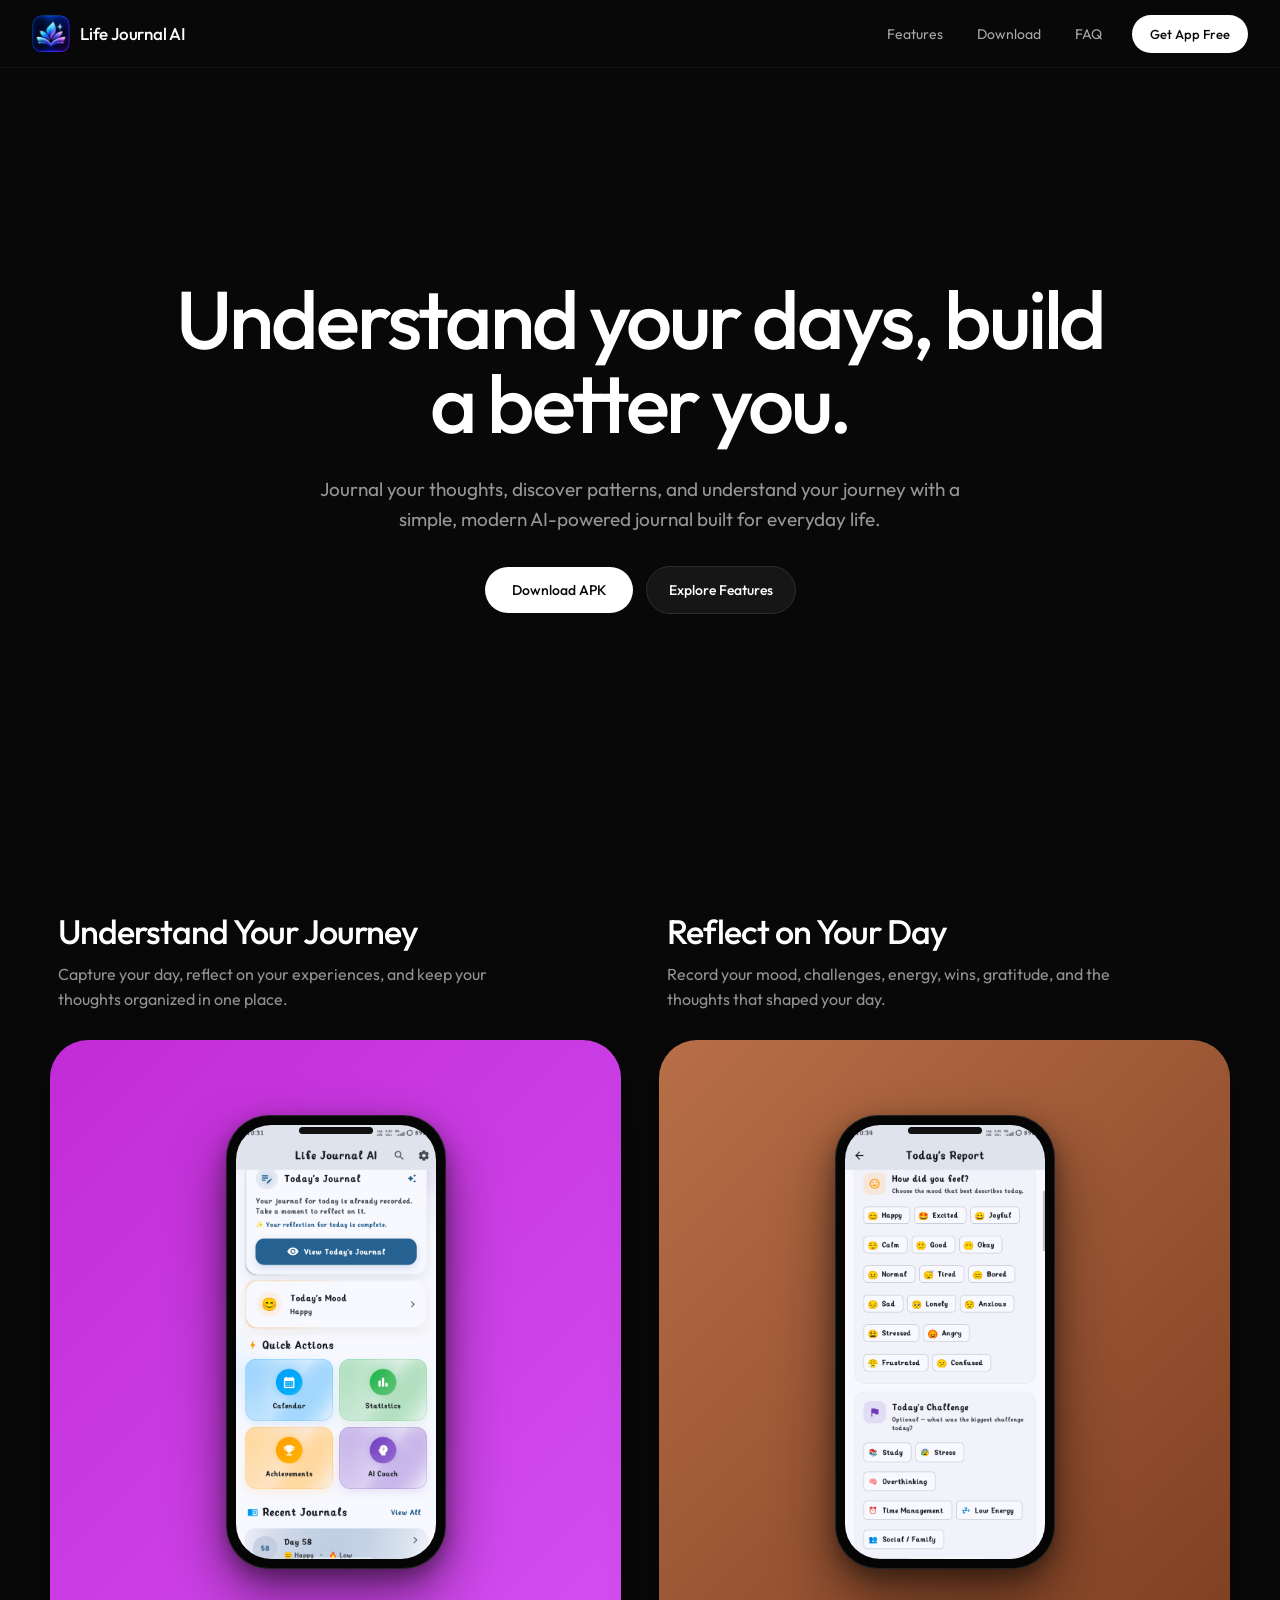
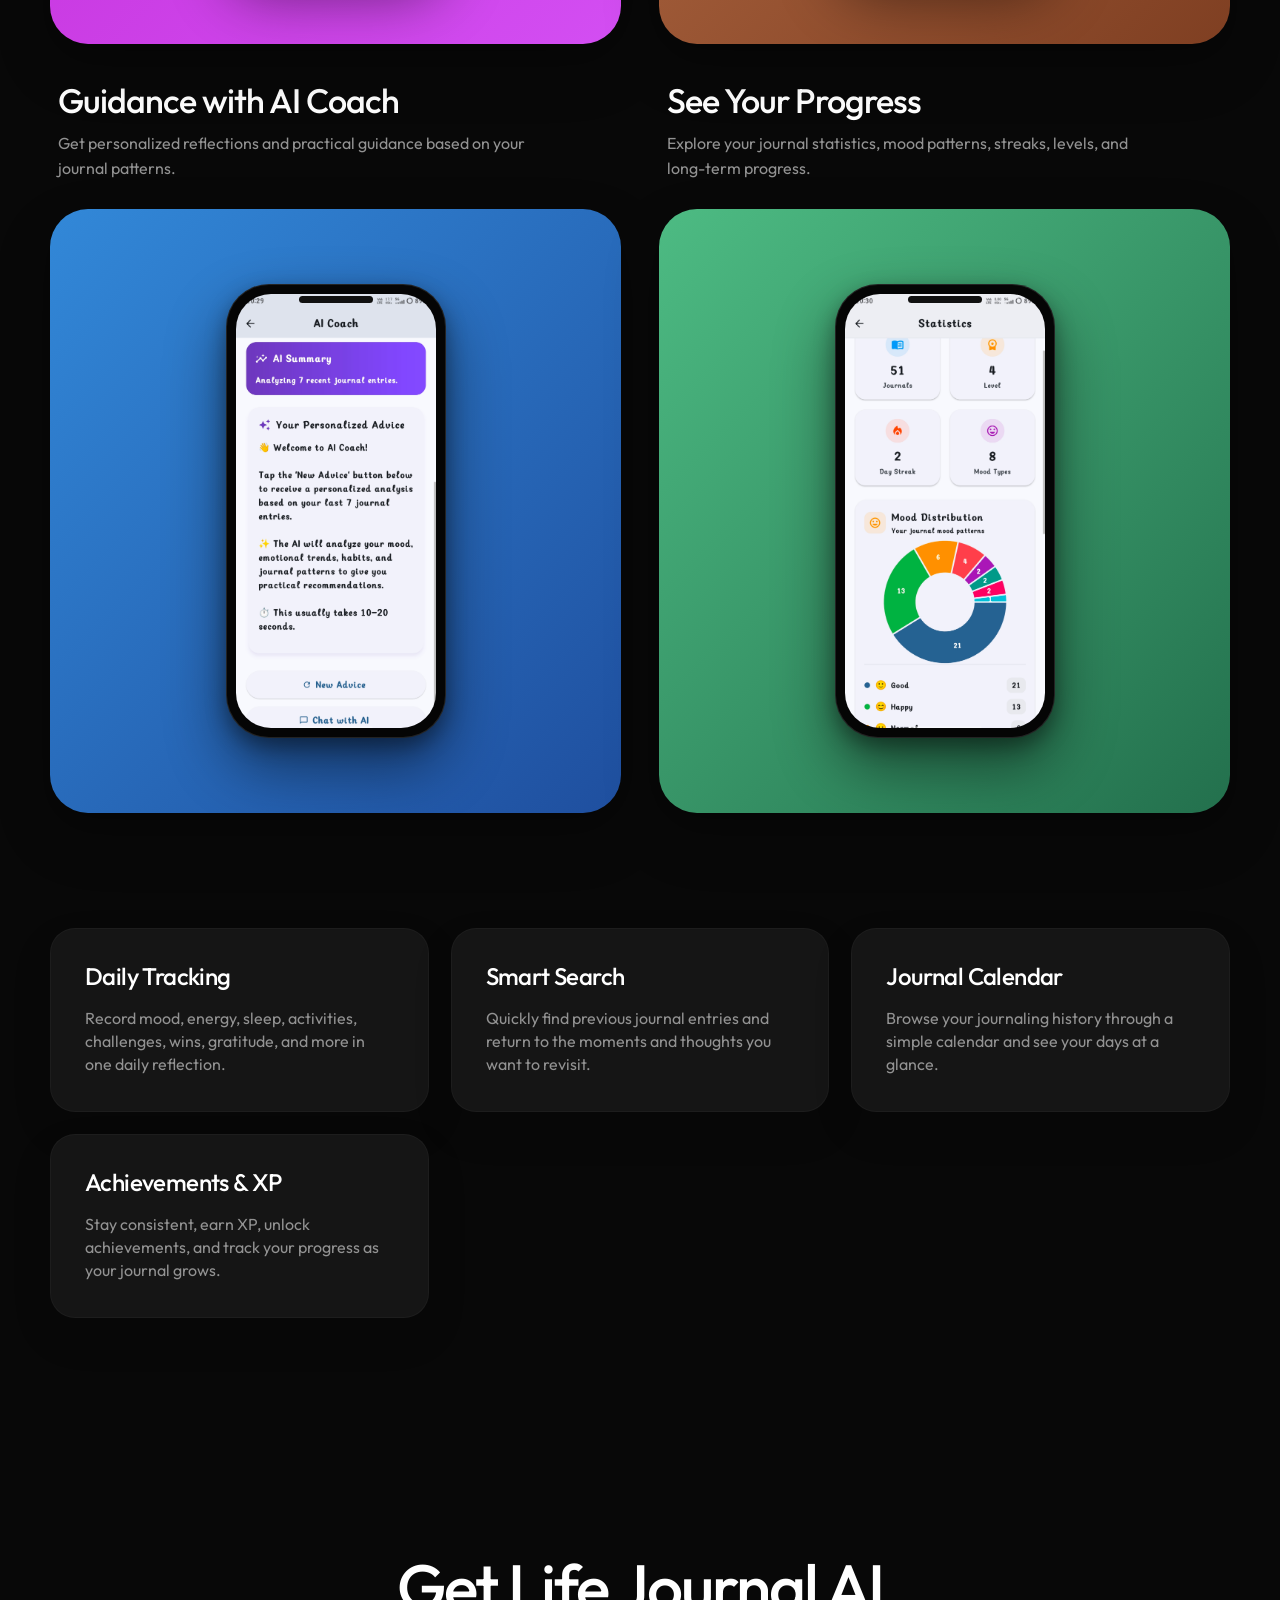
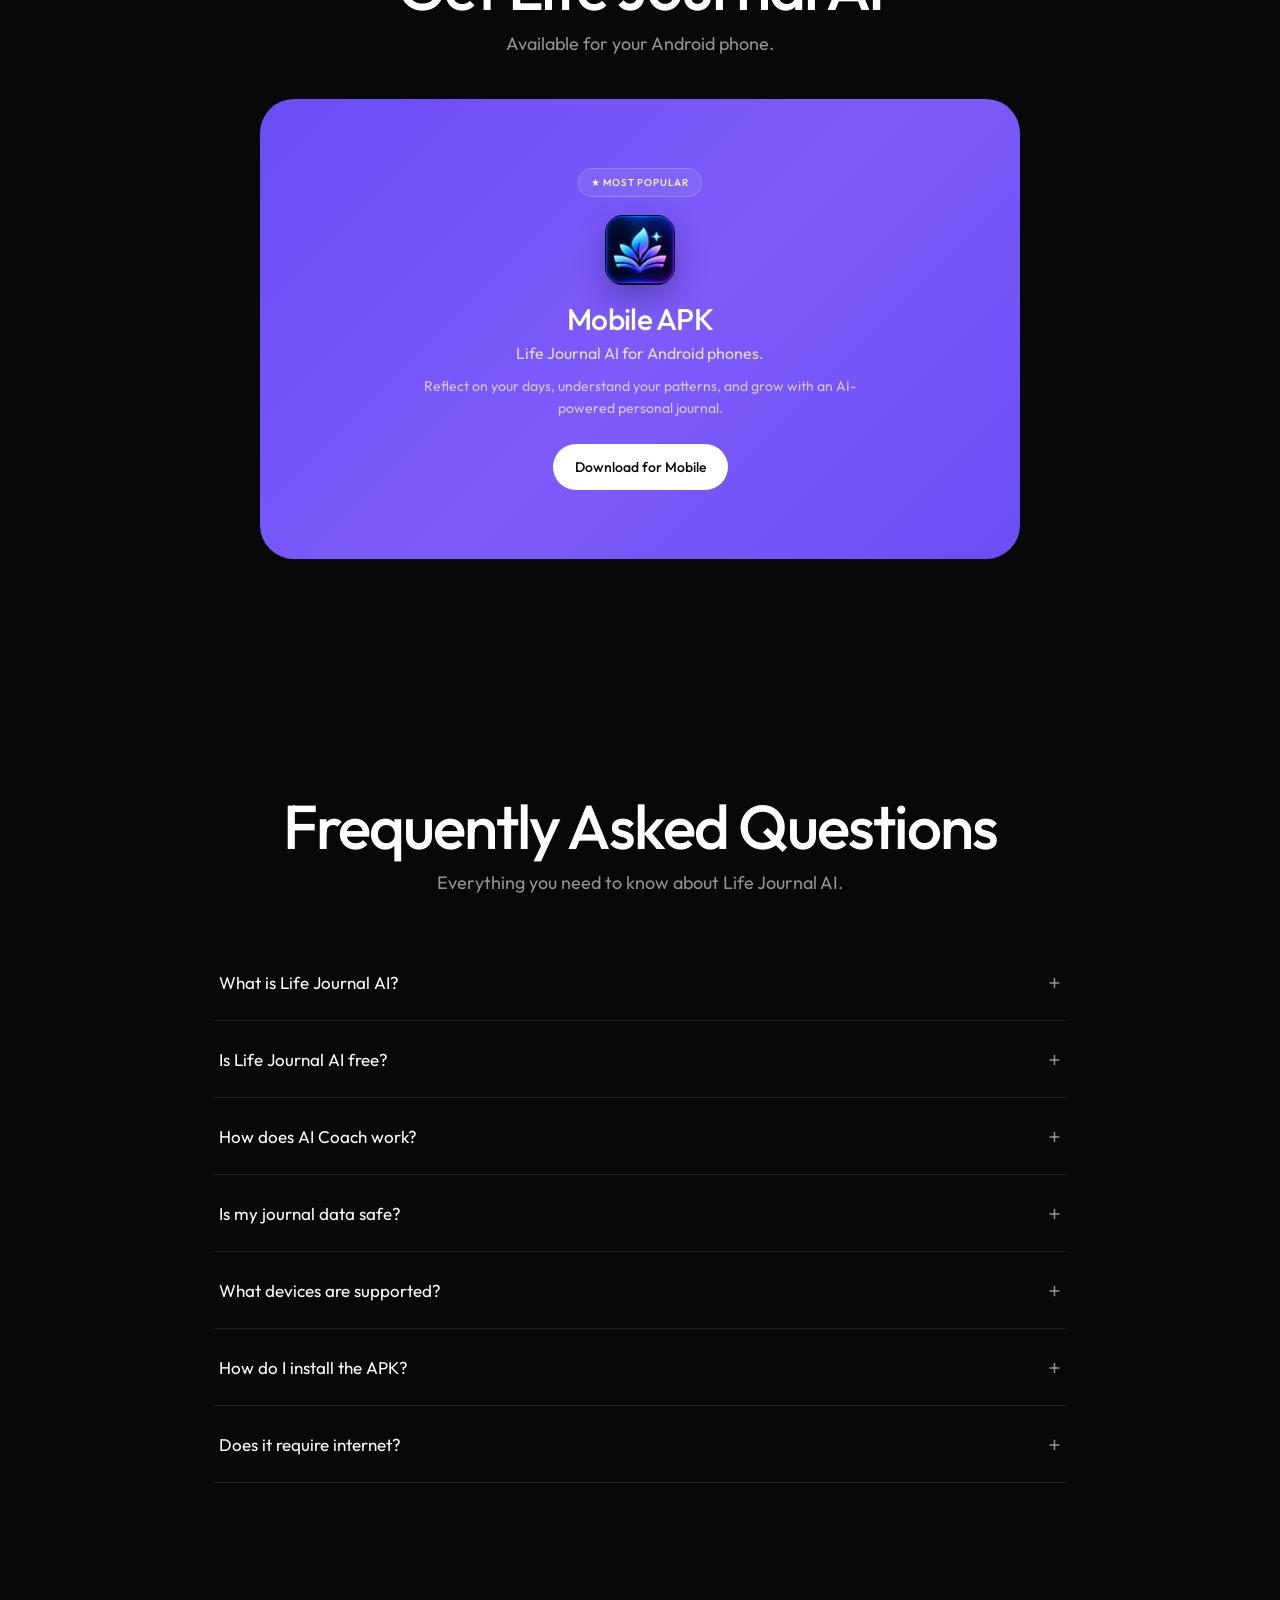
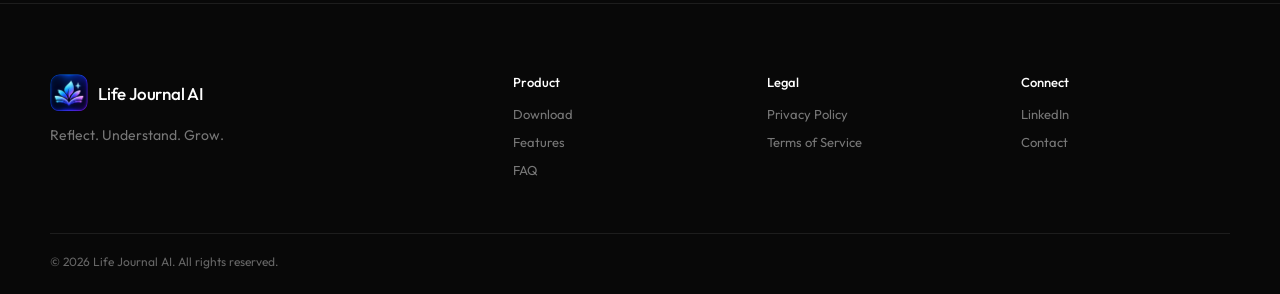
<file: index.html>
<!DOCTYPE html>
<html lang="en">
<head>
    <meta charset="UTF-8">
    <meta name="viewport" content="width=device-width, initial-scale=1.0">
    <title>Life Journal AI — Reflect. Understand. Grow.</title>

<meta
    name="description"
    content="Life Journal AI is a modern AI-powered journal for Android. Record your days, understand your patterns, reflect on your experiences, and grow."
>

<meta name="author" content="Life Journal AI">

<link
    rel="icon"
    type="image/png"
    href="assets/logo.png"
>

<link
    rel="canonical"
    href="https://lifejournalai.github.io/"
>

<!-- Open Graph -->
<meta property="og:title" content="Life Journal AI — Reflect. Understand. Grow.">
<meta
    property="og:description"
    content="A modern AI-powered journal for reflecting on your days, understanding your patterns, and growing."
>
<meta property="og:type" content="website">
<meta property="og:url" content="https://lifejournalai.github.io/">
<meta property="og:image" content="https://lifejournalai.github.io/assets/logo.png">
<meta property="og:site_name" content="Life Journal AI">

    <!-- Google Font -->
    <link rel="preconnect" href="https://fonts.googleapis.com">
    <link rel="preconnect" href="https://fonts.gstatic.com" crossorigin>
    <link href="https://fonts.googleapis.com/css2?family=Outfit:wght@400;500;600&display=swap" rel="stylesheet">

    <link rel="stylesheet" href="style.css">
</head>
<body>

    <!-- =========================================================
         HEADER
    ========================================================== -->
    <header class="site-header">
        <a href="#top" class="brand">
            <img src="assets/logo.png" alt="Life Journal AI logo">
            <span>Life Journal AI</span>
        </a>

        <nav class="desktop-nav">
            <a href="#features">Features</a>
            <a href="#download">Download</a>
            <a href="#faq">FAQ</a>
        </nav>

        <a href="#download" class="header-button">Get App Free</a>
    </header>


    <main id="top">

        <!-- =====================================================
             HERO
        ====================================================== -->
        <section class="hero page-load">
            <div class="hero-content">

                <h1>
                    Understand your<br class="mobile-break">
                    days, build a better<br class="mobile-break">
                    you.
                </h1>

                <p>
                    Journal your thoughts, discover patterns, and understand
                    your journey with a simple, modern AI-powered journal
                    built for everyday life.
                </p>

                <div class="hero-buttons">
                    <a href="#download" class="download-button">
                        Download APK
                    </a>

                    <a href="#features" class="explore-button">
                        Explore Features
                    </a>
                </div>

            </div>
        </section>


        <!-- =====================================================
             FEATURES / APP PREVIEWS
        ====================================================== -->
        <section id="features" class="app-preview">

            <div class="preview-container">

                <!-- HOME -->
                <article class="preview-item">
                    <div class="preview-text">
                        <h2>Understand Your Journey</h2>
                        <p>
                            Capture your day, reflect on your experiences,
                            and keep your thoughts organized in one place.
                        </p>
                    </div>

                    <div class="phone-card purple-card">
                        <div class="phone-frame">
                            <div class="phone-screen">
                                <img
                                    src="assets/screenshots/home.png"
                                    alt="Life Journal AI Home screen"
                                >
                            </div>
                        </div>
                    </div>
                </article>


                <!-- REPORT -->
                <article class="preview-item">
                    <div class="preview-text">
                        <h2>Reflect on Your Day</h2>
                        <p>
                            Record your mood, challenges, energy, wins,
                            gratitude, and the thoughts that shaped your day.
                        </p>
                    </div>

                    <div class="phone-card orange-card">
                        <div class="phone-frame">
                            <div class="phone-screen">
                                <img
                                    src="assets/screenshots/report.png"
                                    alt="Life Journal AI Today's Report screen"
                                >
                            </div>
                        </div>
                    </div>
                </article>


                <!-- AI COACH -->
                <article class="preview-item">
                    <div class="preview-text">
                        <h2>Guidance with AI Coach</h2>
                        <p>
                            Get personalized reflections and practical
                            guidance based on your journal patterns.
                        </p>
                    </div>

                    <div class="phone-card blue-card">
                        <div class="phone-frame">
                            <div class="phone-screen">
                                <img
                                    src="assets/screenshots/ai_coach.png"
                                    alt="Life Journal AI Coach screen"
                                >
                            </div>
                        </div>
                    </div>
                </article>


                <!-- STATISTICS -->
                <article class="preview-item">
                    <div class="preview-text">
                        <h2>See Your Progress</h2>
                        <p>
                            Explore your journal statistics, mood patterns,
                            streaks, levels, and long-term progress.
                        </p>
                    </div>

                    <div class="phone-card green-card">
                        <div class="phone-frame">
                            <div class="phone-screen">
                                <img
                                    src="assets/screenshots/statistics.png"
                                    alt="Life Journal AI Statistics screen"
                                >
                            </div>
                        </div>
                    </div>
                </article>

            </div>


            <!-- =================================================
                 SUPPORTING FEATURES
            ================================================== -->
            <div class="feature-cards-container">

                <article class="feature-card">
                    <h3>Daily Tracking</h3>
                    <p>
                        Record mood, energy, sleep, activities, challenges,
                        wins, gratitude, and more in one daily reflection.
                    </p>
                </article>

                <article class="feature-card">
                    <h3>Smart Search</h3>
                    <p>
                        Quickly find previous journal entries and return to
                        the moments and thoughts you want to revisit.
                    </p>
                </article>

                <article class="feature-card">
                    <h3>Journal Calendar</h3>
                    <p>
                        Browse your journaling history through a simple
                        calendar and see your days at a glance.
                    </p>
                </article>

                <article class="feature-card">
                    <h3>Achievements &amp; XP</h3>
                    <p>
                        Stay consistent, earn XP, unlock achievements,
                        and track your progress as your journal grows.
                    </p>
                </article>

            </div>

        </section>


        <!-- =====================================================
             DOWNLOAD
        ====================================================== -->
        <section id="download" class="download-section">

            <div class="download-heading">
                <h2>Get Life Journal AI</h2>
                <p>Available for your Android phone.</p>
            </div>

            <div class="download-card">

                <div class="download-badge">★ MOST POPULAR</div>

                <img
                    src="assets/logo.png"
                    alt="Life Journal AI"
                    class="download-logo"
                >

                <h3>Mobile APK</h3>

                <p class="download-card-subtitle">
                    Life Journal AI for Android phones.
                </p>

                <p class="download-card-description">
                    Reflect on your days, understand your patterns,
                    and grow with an AI-powered personal journal.
                </p>

                <a href="https://github.com/lifejournalai/lifejournalai.github.io/releases/download/v1.0.1/Life-Journal-AI-v1.0.0.apk"
   class="download-apk-button">
    Download for Mobile
</a>

            </div>
        </section>


        <!-- =====================================================
             FAQ
        ====================================================== -->
        <section id="faq" class="faq-section">

            <div class="faq-heading">
                <h2>Frequently Asked Questions</h2>
                <p>Everything you need to know about Life Journal AI.</p>
            </div>

            <div class="faq-list">

                <div class="faq-item">
                    <button class="faq-question">
                        <span>What is Life Journal AI?</span>
                        <span class="faq-icon">+</span>
                    </button>
                    <div class="faq-answer">
                        <p>
                            Life Journal AI is a personal journaling app that
                            helps you record your days, understand your
                            patterns, and reflect on your experiences.
                        </p>
                    </div>
                </div>

                <div class="faq-item">
                    <button class="faq-question">
                        <span>Is Life Journal AI free?</span>
                        <span class="faq-icon">+</span>
                    </button>
                    <div class="faq-answer">
                        <p>
                            The Android APK is available to download for free.
                            Some features may depend on the services used by
                            the app.
                        </p>
                    </div>
                </div>

                <div class="faq-item">
                    <button class="faq-question">
                        <span>How does AI Coach work?</span>
                        <span class="faq-icon">+</span>
                    </button>
                    <div class="faq-answer">
                        <p>
                            AI Coach uses the information you choose to share
                            in the app to provide reflective guidance and
                            useful insights.
                        </p>
                    </div>
                </div>

                <div class="faq-item">
                    <button class="faq-question">
                        <span>Is my journal data safe?</span>
                        <span class="faq-icon">+</span>
                    </button>
                    <div class="faq-answer">
                        <p>
                            Life Journal AI is designed to keep your journal
                            experience private and secure. See the Privacy
                            Policy for more information about data handling.
                        </p>
                    </div>
                </div>

                <div class="faq-item">
                    <button class="faq-question">
                        <span>What devices are supported?</span>
                        <span class="faq-icon">+</span>
                    </button>
                    <div class="faq-answer">
                        <p>
                            Life Journal AI is currently distributed as an
                            Android APK.
                        </p>
                    </div>
                </div>

                <div class="faq-item">
                    <button class="faq-question">
                        <span>How do I install the APK?</span>
                        <span class="faq-icon">+</span>
                    </button>
                    <div class="faq-answer">
                        <p>
                            Download the APK, open it on your Android device,
                            and follow Android's installation instructions.
                            You may need to allow installation from the
                            browser or file manager you used to download it.
                        </p>
                    </div>
                </div>

                <div class="faq-item">
                    <button class="faq-question">
                        <span>Does it require internet?</span>
                        <span class="faq-icon">+</span>
                    </button>
                    <div class="faq-answer">
                        <p>
                            Some parts of the app can work with locally stored
                            information, while online services such as AI
                            features may require an internet connection.
                        </p>
                    </div>
                </div>

            </div>
        </section>

    </main>


    <!-- =========================================================
         FOOTER
    ========================================================== -->
    <footer class="site-footer">

        <div class="footer-main">

            <div class="footer-brand">
                <a href="#top" class="brand">
                    <img src="assets/logo.png" alt="Life Journal AI logo">
                    <span>Life Journal AI</span>
                </a>

                <p>Reflect. Understand. Grow.</p>
            </div>


            <div class="footer-column">
                <h4>Product</h4>
                <a href="#download">Download</a>
                <a href="#features">Features</a>
                <a href="#faq">FAQ</a>
            </div>


            <div class="footer-column">
                <h4>Legal</h4>
                <a href="privacy.html">Privacy Policy</a>
                <a href="terms.html">Terms of Service</a>
            </div>


            <div class="footer-column">
                <h4>Connect</h4>
                <a
                    href="https://www.linkedin.com/in/slok-choudhury-b81519392/"
                    target="_blank"
                    rel="noopener noreferrer"
                >
                    LinkedIn
                </a>
                <a href="mailto:lifejournalai.support@gmail.com">
                    Contact
                </a>
            </div>

        </div>


        <div class="footer-bottom">
            <p>© 2026 Life Journal AI. All rights reserved.</p>
        </div>

    </footer>


    <script src="script.js"></script>
</body>
</html>
</file>
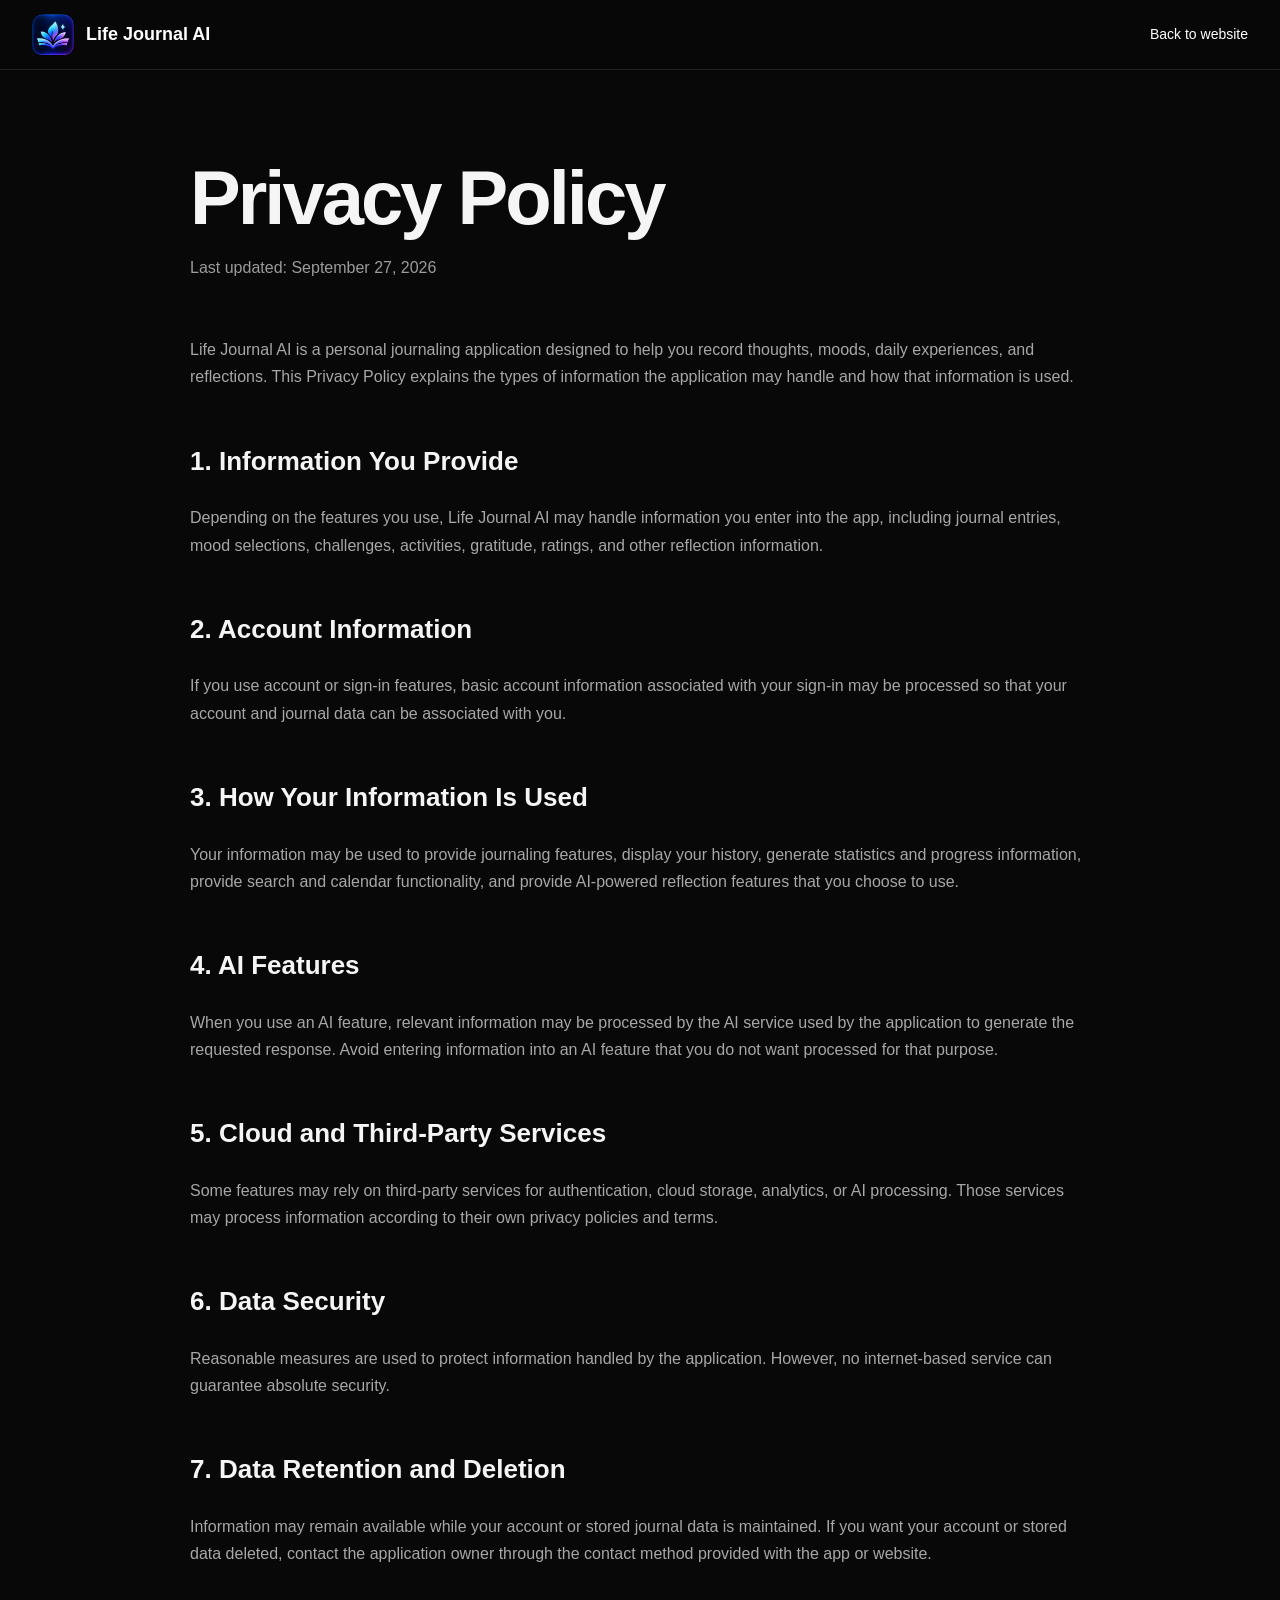
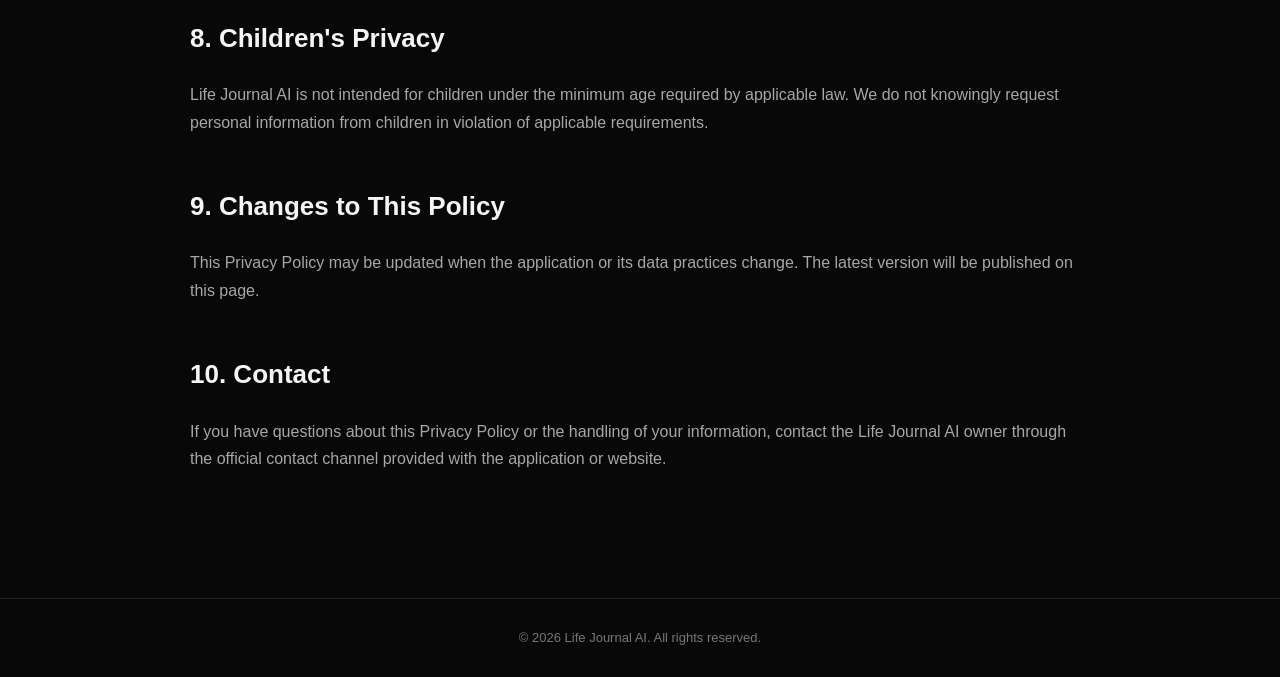
<file: privacy.html>
<!DOCTYPE html>
<html lang="en">
<head>
    <meta charset="UTF-8">
    <meta name="viewport" content="width=device-width, initial-scale=1.0">
    <title>Privacy Policy | Life Journal AI</title>
    <style>
        * { box-sizing: border-box; }
        html { scroll-behavior: smooth; }
        body {
            margin: 0;
            background: #080808;
            color: #f5f5f5;
            font-family: Arial, sans-serif;
            line-height: 1.7;
        }
        .site-header {
            height: 70px;
            display: flex;
            align-items: center;
            justify-content: space-between;
            padding: 0 32px;
            border-bottom: 1px solid #202020;
            position: sticky;
            top: 0;
            background: rgba(8,8,8,.96);
            backdrop-filter: blur(12px);
        }
        .brand {
            display: flex;
            align-items: center;
            gap: 12px;
            color: #fff;
            text-decoration: none;
            font-weight: 700;
            font-size: 18px;
        }
        .brand img { width: 42px; height: 42px; border-radius: 12px; }
        .back {
            color: #fff;
            text-decoration: none;
            font-size: 14px;
        }
        main {
            width: min(900px, calc(100% - 40px));
            margin: 0 auto;
            padding: 90px 0 110px;
        }
        h1 {
            margin: 0 0 18px;
            font-size: clamp(44px, 7vw, 76px);
            line-height: 1;
            letter-spacing: -3px;
        }
        .updated { color: #9b9b9b; margin-bottom: 55px; }
        h2 { margin-top: 48px; font-size: 26px; }
        p, li { color: #a7a7a7; font-size: 16px; }
        strong { color: #eee; }
        a { color: #fff; }
        footer {
            border-top: 1px solid #202020;
            padding: 28px 20px;
            text-align: center;
            color: #777;
            font-size: 13px;
        }
        @media (max-width: 600px) {
            .site-header { height: 64px; padding: 0 16px; }
            .brand span { display: none; }
            .brand img { width: 40px; height: 40px; }
            main { padding: 65px 0 80px; }
            h1 { letter-spacing: -2px; }
            h2 { font-size: 23px; }
            p, li { font-size: 15px; }
        }
    </style>
</head>
<body>

<header class="site-header">
    <a href="index.html" class="brand">
        <img src="assets/logo.png" alt="Life Journal AI logo">
        <span>Life Journal AI</span>
    </a>
    <a href="index.html" class="back">Back to website</a>
</header>

<main>
    <h1>Privacy Policy</h1>
    <p class="updated">Last updated: September 27, 2026</p>

    <p>
        Life Journal AI is a personal journaling application designed to help
        you record thoughts, moods, daily experiences, and reflections.
        This Privacy Policy explains the types of information the application
        may handle and how that information is used.
    </p>

    <h2>1. Information You Provide</h2>
    <p>
        Depending on the features you use, Life Journal AI may handle
        information you enter into the app, including journal entries, mood
        selections, challenges, activities, gratitude, ratings, and other
        reflection information.
    </p>

    <h2>2. Account Information</h2>
    <p>
        If you use account or sign-in features, basic account information
        associated with your sign-in may be processed so that your account
        and journal data can be associated with you.
    </p>

    <h2>3. How Your Information Is Used</h2>
    <p>
        Your information may be used to provide journaling features, display
        your history, generate statistics and progress information, provide
        search and calendar functionality, and provide AI-powered reflection
        features that you choose to use.
    </p>

    <h2>4. AI Features</h2>
    <p>
        When you use an AI feature, relevant information may be processed by
        the AI service used by the application to generate the requested
        response. Avoid entering information into an AI feature that you do
        not want processed for that purpose.
    </p>

    <h2>5. Cloud and Third-Party Services</h2>
    <p>
        Some features may rely on third-party services for authentication,
        cloud storage, analytics, or AI processing. Those services may
        process information according to their own privacy policies and
        terms.
    </p>

    <h2>6. Data Security</h2>
    <p>
        Reasonable measures are used to protect information handled by the
        application. However, no internet-based service can guarantee
        absolute security.
    </p>

    <h2>7. Data Retention and Deletion</h2>
    <p>
        Information may remain available while your account or stored journal
        data is maintained. If you want your account or stored data deleted,
        contact the application owner through the contact method provided
        with the app or website.
    </p>

    <h2>8. Children's Privacy</h2>
    <p>
        Life Journal AI is not intended for children under the minimum age
        required by applicable law. We do not knowingly request personal
        information from children in violation of applicable requirements.
    </p>

    <h2>9. Changes to This Policy</h2>
    <p>
        This Privacy Policy may be updated when the application or its data
        practices change. The latest version will be published on this page.
    </p>

    <h2>10. Contact</h2>
    <p>
        If you have questions about this Privacy Policy or the handling of
        your information, contact the Life Journal AI owner through the
        official contact channel provided with the application or website.
    </p>
</main>

<footer>© 2026 Life Journal AI. All rights reserved.</footer>

</body>
</html>
</file>
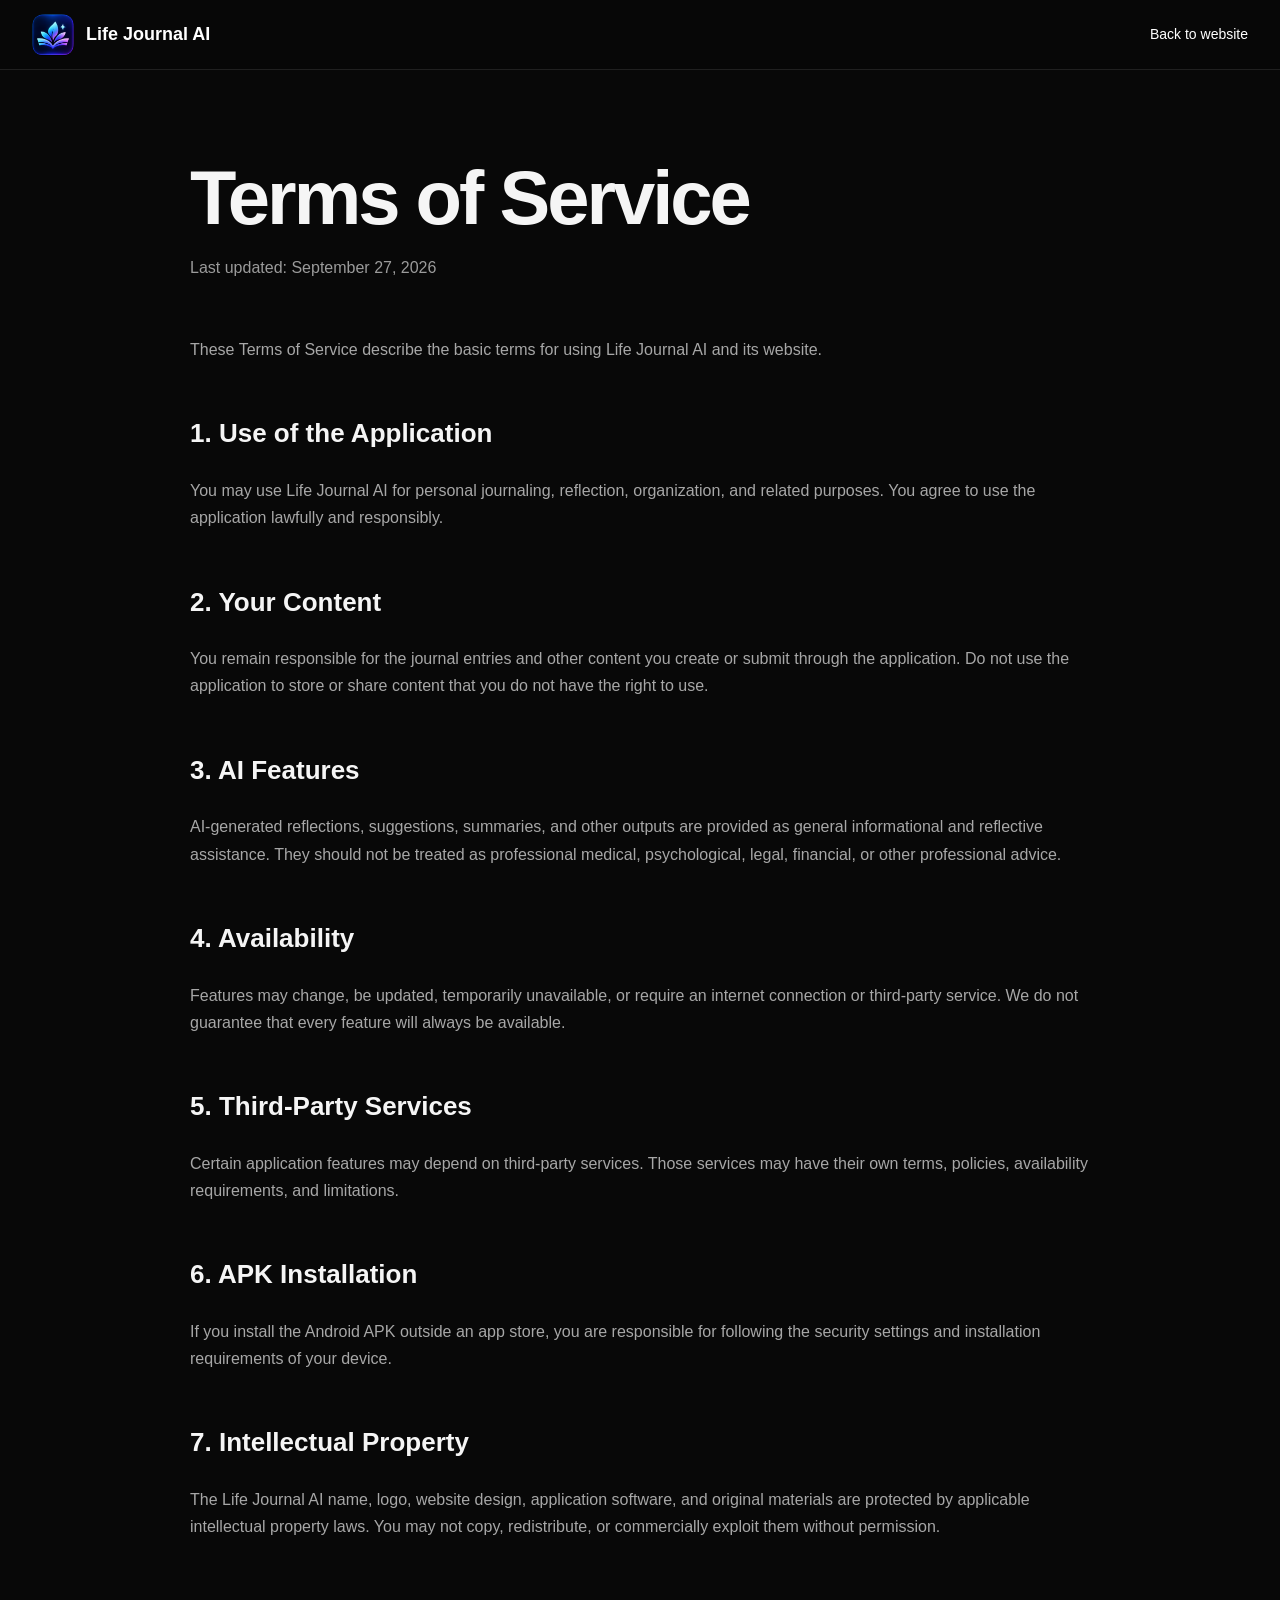
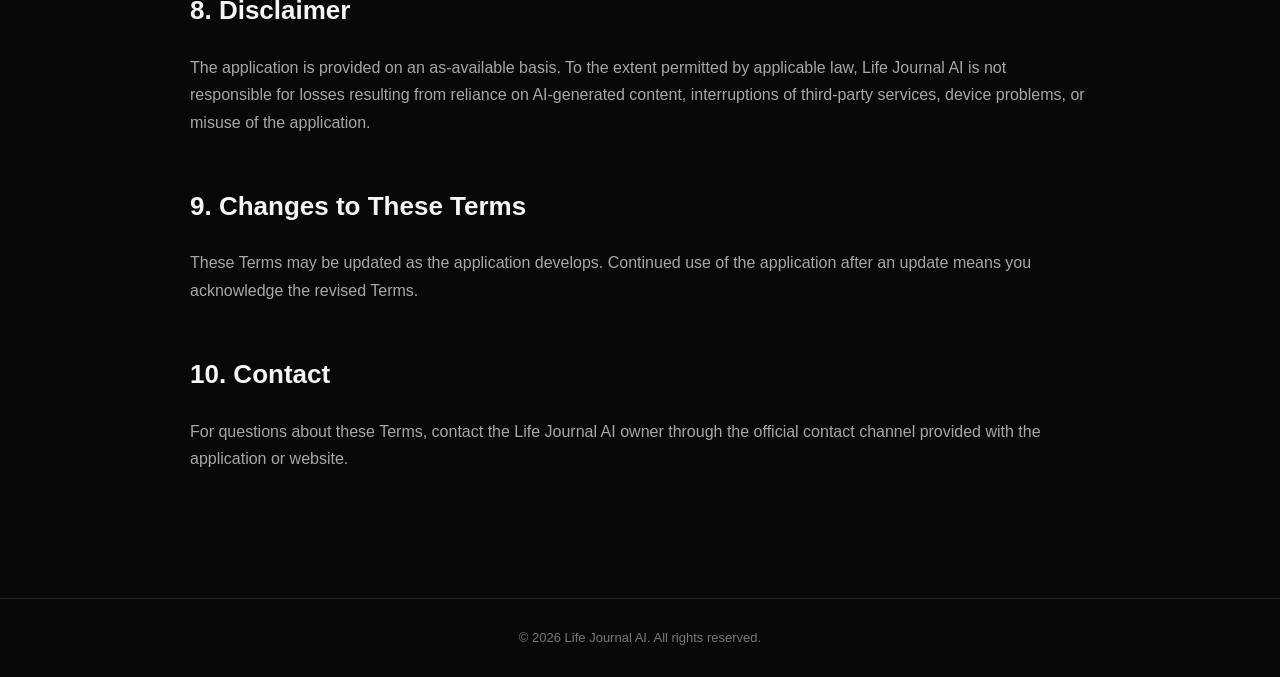
<file: terms.html>
<!DOCTYPE html>
<html lang="en">
<head>
    <meta charset="UTF-8">
    <meta name="viewport" content="width=device-width, initial-scale=1.0">
    <title>Terms of Service | Life Journal AI</title>
    <style>
        * { box-sizing: border-box; }
        html { scroll-behavior: smooth; }
        body {
            margin: 0;
            background: #080808;
            color: #f5f5f5;
            font-family: Arial, sans-serif;
            line-height: 1.7;
        }
        .site-header {
            height: 70px;
            display: flex;
            align-items: center;
            justify-content: space-between;
            padding: 0 32px;
            border-bottom: 1px solid #202020;
            position: sticky;
            top: 0;
            background: rgba(8,8,8,.96);
            backdrop-filter: blur(12px);
        }
        .brand {
            display: flex;
            align-items: center;
            gap: 12px;
            color: #fff;
            text-decoration: none;
            font-weight: 700;
            font-size: 18px;
        }
        .brand img { width: 42px; height: 42px; border-radius: 12px; }
        .back {
            color: #fff;
            text-decoration: none;
            font-size: 14px;
        }
        main {
            width: min(900px, calc(100% - 40px));
            margin: 0 auto;
            padding: 90px 0 110px;
        }
        h1 {
            margin: 0 0 18px;
            font-size: clamp(44px, 7vw, 76px);
            line-height: 1;
            letter-spacing: -3px;
        }
        .updated { color: #9b9b9b; margin-bottom: 55px; }
        h2 { margin-top: 48px; font-size: 26px; }
        p, li { color: #a7a7a7; font-size: 16px; }
        strong { color: #eee; }
        footer {
            border-top: 1px solid #202020;
            padding: 28px 20px;
            text-align: center;
            color: #777;
            font-size: 13px;
        }
        @media (max-width: 600px) {
            .site-header { height: 64px; padding: 0 16px; }
            .brand span { display: none; }
            .brand img { width: 40px; height: 40px; }
            main { padding: 65px 0 80px; }
            h1 { letter-spacing: -2px; }
            h2 { font-size: 23px; }
            p, li { font-size: 15px; }
        }
    </style>
</head>
<body>

<header class="site-header">
    <a href="index.html" class="brand">
        <img src="assets/logo.png" alt="Life Journal AI logo">
        <span>Life Journal AI</span>
    </a>
    <a href="index.html" class="back">Back to website</a>
</header>

<main>
    <h1>Terms of Service</h1>
    <p class="updated">Last updated: September 27, 2026</p>

    <p>
        These Terms of Service describe the basic terms for using Life
        Journal AI and its website.
    </p>

    <h2>1. Use of the Application</h2>
    <p>
        You may use Life Journal AI for personal journaling, reflection,
        organization, and related purposes. You agree to use the application
        lawfully and responsibly.
    </p>

    <h2>2. Your Content</h2>
    <p>
        You remain responsible for the journal entries and other content you
        create or submit through the application. Do not use the application
        to store or share content that you do not have the right to use.
    </p>

    <h2>3. AI Features</h2>
    <p>
        AI-generated reflections, suggestions, summaries, and other outputs
        are provided as general informational and reflective assistance.
        They should not be treated as professional medical, psychological,
        legal, financial, or other professional advice.
    </p>

    <h2>4. Availability</h2>
    <p>
        Features may change, be updated, temporarily unavailable, or require
        an internet connection or third-party service. We do not guarantee
        that every feature will always be available.
    </p>

    <h2>5. Third-Party Services</h2>
    <p>
        Certain application features may depend on third-party services.
        Those services may have their own terms, policies, availability
        requirements, and limitations.
    </p>

    <h2>6. APK Installation</h2>
    <p>
        If you install the Android APK outside an app store, you are
        responsible for following the security settings and installation
        requirements of your device.
    </p>

    <h2>7. Intellectual Property</h2>
    <p>
        The Life Journal AI name, logo, website design, application software,
        and original materials are protected by applicable intellectual
        property laws. You may not copy, redistribute, or commercially
        exploit them without permission.
    </p>

    <h2>8. Disclaimer</h2>
    <p>
        The application is provided on an as-available basis. To the extent
        permitted by applicable law, Life Journal AI is not responsible for
        losses resulting from reliance on AI-generated content, interruptions
        of third-party services, device problems, or misuse of the
        application.
    </p>

    <h2>9. Changes to These Terms</h2>
    <p>
        These Terms may be updated as the application develops. Continued use
        of the application after an update means you acknowledge the revised
        Terms.
    </p>

    <h2>10. Contact</h2>
    <p>
        For questions about these Terms, contact the Life Journal AI owner
        through the official contact channel provided with the application
        or website.
    </p>
</main>

<footer>© 2026 Life Journal AI. All rights reserved.</footer>

</body>
</html>
</file>
<file: style.css>
/* =========================================================
   LIFE JOURNAL AI WEBSITE
   Main stylesheet
========================================================= */

/* =========================================================
   RESET
========================================================= */

* {
    box-sizing: border-box;
    margin: 0;
    padding: 0;
}

html {
    scroll-behavior: smooth;
    background: #080808;
}

body {
    font-family: "Outfit", Arial, sans-serif;
    background: #080808;
    color: #ffffff;
    -webkit-font-smoothing: antialiased;
    text-rendering: optimizeLegibility;
}

a {
    color: inherit;
    text-decoration: none;
}

button {
    font: inherit;
}


/* =========================================================
   HEADER
========================================================= */

.site-header {
    position: sticky;
    top: 0;
    z-index: 1000;

    height: 68px;
    width: 100%;

    display: flex;
    align-items: center;
    justify-content: space-between;

    padding: 0 32px;

    background: rgba(8, 8, 8, 0.88);
    border-bottom: 1px solid rgba(255, 255, 255, 0.05);

    backdrop-filter: blur(14px);
    -webkit-backdrop-filter: blur(14px);
}

.brand {
    display: inline-flex;
    align-items: center;
    gap: 10px;

    font-size: 17px;
    font-weight: 500;
    letter-spacing: -0.2px;
}

.brand img {
    width: 38px;
    height: 38px;
    object-fit: contain;
    border-radius: 10px;
}

.desktop-nav {
    display: flex;
    align-items: center;
    gap: 34px;

    margin-left: auto;
    margin-right: 30px;

    font-size: 14px;
    font-weight: 400;
    color: #a8a8a8;
}

.desktop-nav a {
    transition: color 0.2s ease;
}

.desktop-nav a:hover {
    color: #ffffff;
}

.header-button {
    display: inline-flex;
    align-items: center;
    justify-content: center;

    padding: 11px 18px;

    border-radius: 30px;

    background: #ffffff;
    color: #080808;

    font-size: 13px;
    font-weight: 500;

    transition:
        transform 0.2s ease,
        opacity 0.2s ease;
}

.header-button:hover {
    transform: translateY(-1px);
    opacity: 0.92;
}


/* =========================================================
   HERO
========================================================= */

.hero {
    min-height: 760px;

    display: flex;
    align-items: center;
    justify-content: center;

    text-align: center;

    padding: 90px 24px 95px;

    background: #080808;
}

.hero-content {
    width: 100%;
    max-width: 1050px;
}

.hero h1 {
    max-width: 980px;

    margin: 0 auto 30px;

    font-size: clamp(62px, 6.4vw, 92px);
    line-height: 1.03;

    font-weight: 500;

    letter-spacing: -3.2px;

    color: #ffffff;
}

.mobile-break {
    display: none;
}

.hero p {
    max-width: 660px;

    margin: 0 auto 32px;

    font-size: 19px;
    line-height: 1.55;

    font-weight: 400;

    color: #969696;
}

.hero-buttons {
    display: flex;
    align-items: center;
    justify-content: center;

    gap: 13px;
}

.download-button,
.explore-button {
    display: inline-flex;
    align-items: center;
    justify-content: center;

    min-width: 148px;

    padding: 14px 22px;

    border-radius: 30px;

    font-size: 14px;
    font-weight: 500;

    transition:
        transform 0.2s ease,
        background 0.2s ease,
        border-color 0.2s ease;
}

.download-button {
    background: #ffffff;
    color: #080808;
}

.explore-button {
    background: #161616;
    color: #ffffff;
    border: 1px solid #2c2c2c;
}

.download-button:hover,
.explore-button:hover {
    transform: translateY(-2px);
}

.explore-button:hover {
    background: #1d1d1d;
}


/* =========================================================
   PAGE LOAD ANIMATION
   One simultaneous entrance animation.
========================================================= */

.page-load {
    animation: pageEnter 0.8s ease-out both;
}

@keyframes pageEnter {
    from {
        opacity: 0;
        transform: translateY(18px);
    }

    to {
        opacity: 1;
        transform: translateY(0);
    }
}


/* =========================================================
   APP PREVIEW SECTION
========================================================= */

.app-preview {
    padding: 85px 0 120px;

    scroll-margin-top: 68px;

    background: #080808;
}

.preview-container {
    width: min(1180px, calc(100% - 48px));

    margin: 0 auto;

    display: grid;
    grid-template-columns: repeat(2, minmax(0, 1fr));

    gap: 38px;
}

.preview-item {
    min-width: 0;
}

.preview-text {
    padding: 0 8px 28px;
}

.preview-text h2 {
    margin-bottom: 12px;

    font-size: 34px;
    line-height: 1.1;

    font-weight: 500;

    letter-spacing: -1px;
}

.preview-text p {
    max-width: 470px;

    font-size: 16px;
    line-height: 1.55;

    font-weight: 400;

    color: #929292;
}

.phone-card {
    position: relative;

    height: 604px;

    display: flex;
    align-items: center;
    justify-content: center;

    padding-top: 0;

    overflow: hidden;

    border-radius: 38px;

    box-shadow:
        0 24px 55px rgba(0, 0, 0, 0.24),
        0 8px 20px rgba(0, 0, 0, 0.18);
}

.purple-card {
    background: linear-gradient(
        135deg,
        #c22bd6 0%,
        #d34ef2 100%
    );
}

.orange-card {
    background: linear-gradient(
        135deg,
        #b86f48 0%,
        #7f3f22 100%
    );
}

/* Different background color for each additional screenshot card */
.preview-item:nth-child(3) .phone-card {
    background: linear-gradient(
        135deg,
        #3288d8 0%,
        #1f4f9f 100%
    );
}

.preview-item:nth-child(4) .phone-card {
    background: linear-gradient(
        135deg,
        #4dbb83 0%,
        #23704d 100%
    );
}

.preview-item:nth-child(5) .phone-card {
    background: linear-gradient(
        135deg,
        #f0a33a 0%,
        #b55a16 100%
    );
}

.preview-item:nth-child(6) .phone-card {
    background: linear-gradient(
        135deg,
        #39b9c9 0%,
        #176c83 100%
    );
}

.preview-item:nth-child(7) .phone-card {
    background: linear-gradient(
        135deg,
        #8d68e8 0%,
        #51329b 100%
    );
}

.blue-card {
    background: linear-gradient(135deg, #3288d8 0%, #1f4f9f 100%);
}

.green-card {
    background: linear-gradient(135deg, #4dbb83 0%, #23704d 100%);
}

/* =========================================================
   SUPPORTING FEATURE CARDS
========================================================= */

.feature-cards-container {
    width: min(1180px, calc(100% - 48px));
    margin: 115px auto 0;
    display: grid;
    grid-template-columns: repeat(3, minmax(0, 1fr));
    gap: 22px;
}

.feature-card {
    min-height: 184px;
    padding: 34px 34px 30px;
    border-radius: 25px;
    background: #151515;
    border: 1px solid rgba(255, 255, 255, 0.035);
    box-shadow: 0 18px 40px rgba(0, 0, 0, 0.12);
}

.feature-card h3 {
    margin-bottom: 16px;
    font-size: 24px;
    line-height: 1.15;
    font-weight: 500;
    letter-spacing: -0.6px;
}

.feature-card p {
    max-width: 360px;
    font-size: 16px;
    line-height: 1.45;
    font-weight: 400;
    color: #929292;
}

.phone-frame {
    position: relative;

    width: 220px;
    max-width: 52%;

    padding: 9px;

    border-radius: 43px;

    background: #050505;

    border: 1px solid rgba(255, 255, 255, 0.12);

    box-shadow:
        0 28px 60px rgba(0, 0, 0, 0.48),
        0 8px 20px rgba(0, 0, 0, 0.35);
}

.phone-frame::before {
    content: "";

    position: absolute;

    top: 11px;
    left: 50%;

    width: 74px;
    height: 7px;

    transform: translateX(-50%);

    border-radius: 20px;

    background: #111111;

    z-index: 3;
}

.phone-screen {
    overflow: hidden;

    border-radius: 35px;

    background: #000000;

    aspect-ratio: 9 / 19.5;
}

.phone-screen img {
    display: block;

    width: 100%;
    height: 100%;

    object-fit: cover;
}


/* =========================================================
   DOWNLOAD
========================================================= */

.download-section {
    padding: 115px 24px 125px;

    scroll-margin-top: 68px;

    background: #080808;
}

.download-heading {
    text-align: center;

    margin-bottom: 42px;
}

.download-heading h2 {
    margin-bottom: 10px;

    font-size: clamp(42px, 5vw, 64px);
    line-height: 1.05;

    font-weight: 500;

    letter-spacing: -2px;
}

.download-heading p {
    font-size: 18px;
    line-height: 1.5;

    color: #929292;
}

.download-card {
    position: relative;

    width: min(760px, 100%);
    min-height: 460px;

    margin: 0 auto;

    padding: 38px 30px;

    display: flex;
    flex-direction: column;
    align-items: center;
    justify-content: center;

    text-align: center;

    overflow: hidden;

    border-radius: 34px;

    background: linear-gradient(
        135deg,
        #6c4df5 0%,
        #7d5bfb 52%,
        #6d4df5 100%
    );
}

.download-badge {
    margin-bottom: 18px;

    padding: 7px 12px;

    border: 1px solid rgba(255, 255, 255, 0.2);
    border-radius: 20px;

    background: rgba(255, 255, 255, 0.08);

    font-size: 10px;
    font-weight: 500;

    letter-spacing: 0.8px;
}

.download-logo {
    width: 70px;
    height: 70px;

    margin-bottom: 18px;

    object-fit: contain;

    border-radius: 18px;

    box-shadow: 0 14px 30px rgba(0, 0, 0, 0.25);
}

.download-card h3 {
    margin-bottom: 7px;

    font-size: 30px;
    line-height: 1.1;

    font-weight: 500;

    letter-spacing: -0.7px;
}

.download-card-subtitle {
    margin-bottom: 13px;

    font-size: 16px;
    color: rgba(255, 255, 255, 0.8);
}

.download-card-description {
    max-width: 480px;

    margin-bottom: 25px;

    font-size: 14px;
    line-height: 1.55;

    color: rgba(255, 255, 255, 0.68);
}

.download-apk-button {
    display: inline-flex;
    align-items: center;
    justify-content: center;

    padding: 14px 22px;

    border-radius: 30px;

    background: #ffffff;
    color: #080808;

    font-size: 14px;
    font-weight: 500;

    transition:
        transform 0.2s ease,
        opacity 0.2s ease;
}

.download-apk-button:hover {
    transform: translateY(-2px);
    opacity: 0.92;
}


/* =========================================================
   FAQ
========================================================= */

.faq-section {
    padding: 110px 24px 120px;

    scroll-margin-top: 68px;

    background: #080808;
}

.faq-heading {
    text-align: center;

    margin-bottom: 48px;
}

.faq-heading h2 {
    margin-bottom: 10px;

    font-size: clamp(40px, 5vw, 62px);
    line-height: 1.05;

    font-weight: 500;

    letter-spacing: -2px;
}

.faq-heading p {
    font-size: 18px;
    line-height: 1.5;

    color: #929292;
}

.faq-list {
    width: min(850px, 100%);
    margin: 0 auto;
}

.faq-item {
    border-bottom: 1px solid #242424;
}

.faq-question {
    width: 100%;

    display: flex;
    align-items: center;
    justify-content: space-between;

    padding: 23px 4px;

    border: 0;

    background: transparent;
    color: #ffffff;

    text-align: left;

    cursor: pointer;

    font-size: 17px;
    font-weight: 400;
}

.faq-icon {
    flex: 0 0 auto;

    font-size: 24px;
    font-weight: 300;

    color: #8d8d8d;

    transition: transform 0.2s ease;
}

.faq-item.active .faq-icon {
    transform: rotate(45deg);
}

.faq-answer {
    max-height: 0;

    overflow: hidden;

    transition: max-height 0.3s ease;
}

.faq-answer p {
    padding: 0 40px 22px 4px;

    font-size: 15px;
    line-height: 1.65;

    color: #909090;
}


/* =========================================================
   FOOTER
========================================================= */

.site-footer {
    padding: 70px 32px 25px;

    border-top: 1px solid #1d1d1d;

    background: #080808;
}

.footer-main {
    width: min(1180px, 100%);

    margin: 0 auto;

    display: grid;
    grid-template-columns: 2fr 1fr 1fr 1fr;

    gap: 45px;
}

.footer-brand .brand {
    margin-bottom: 14px;
}

.footer-brand p {
    font-size: 14px;
    color: #777777;
}

.footer-column {
    display: flex;
    flex-direction: column;
    gap: 12px;
}

.footer-column h4 {
    margin-bottom: 4px;

    font-size: 13px;
    font-weight: 500;

    color: #ffffff;
}

.footer-column a {
    width: fit-content;

    font-size: 13px;
    color: #777777;

    transition: color 0.2s ease;
}

.footer-column a:hover {
    color: #ffffff;
}

.footer-bottom {
    width: min(1180px, 100%);

    margin: 55px auto 0;
    padding-top: 20px;

    border-top: 1px solid #1d1d1d;
}

.footer-bottom p {
    font-size: 12px;
    color: #666666;
}


/* =========================================================
   TABLET / NARROW DESKTOP
========================================================= */

@media (max-width: 900px) {

    .desktop-nav {
        display: none;
    }

    .site-header {
        padding: 0 22px;
    }

    .hero {
        min-height: auto;

        align-items: flex-start;

        padding: 100px 20px 90px;
    }

    .hero-content {
        max-width: 700px;
    }

    .hero h1 {
        font-size: clamp(50px, 8vw, 72px);
        letter-spacing: -2.4px;
    }

    .hero p {
        max-width: 560px;
        font-size: 18px;
    }

    .preview-container {
        grid-template-columns: 1fr;
        gap: 70px;
    }

    .phone-card {
        height: 680px;
    }

    .feature-cards-container {
        width: calc(100% - 44px);
        grid-template-columns: repeat(2, minmax(0, 1fr));
        gap: 20px;
    }

    .footer-main {
        grid-template-columns: 1.5fr 1fr 1fr 1fr;
    }
}


/* =========================================================
   MOBILE
========================================================= */

@media (max-width: 600px) {

    .site-header {
        height: 58px;
        padding: 0 16px;
    }

    .brand {
        gap: 0;
    }

    .brand span {
        display: none;
    }

    .brand img {
        width: 38px;
        height: 38px;
        border-radius: 10px;
    }

    .header-button {
        padding: 10px 15px;
        font-size: 12px;
    }


    /* -----------------------------------------------------
       HERO
    ----------------------------------------------------- */

    .hero {
        min-height: auto;

        padding: 100px 20px 90px;

        align-items: flex-start;
    }

    .hero-content {
        max-width: 440px;
    }

    .hero h1 {
        max-width: 440px;

        margin-bottom: 28px;

        font-size: clamp(41px, 10.8vw, 54px);
        line-height: 1.03;

        font-weight: 500;

        letter-spacing: -1.7px;
    }

    .mobile-break {
        display: block;
    }

    .hero p {
        max-width: 390px;

        margin-bottom: 29px;

        font-size: 17px;
        line-height: 1.52;

        font-weight: 400;

        color: #989898;
    }

    .hero-buttons {
        flex-direction: column;

        gap: 10px;
    }

    .download-button,
    .explore-button {
        width: 100%;
        max-width: 390px;

        padding: 15px 20px;

        font-size: 14px;
        font-weight: 500;
    }


    /* -----------------------------------------------------
       FEATURE PREVIEWS
    ----------------------------------------------------- */

    .app-preview {
        padding: 45px 0 85px;

        scroll-margin-top: 58px;
    }

    .preview-container {
        width: calc(100% - 50px);

        grid-template-columns: 1fr;

        gap: 60px;
    }

    .preview-text {
        padding: 0 0 24px;
    }

    .preview-text h2 {
        font-size: 28px;
        letter-spacing: -0.7px;
    }

    .preview-text p {
        font-size: 15px;
    }

    .phone-card {
        height: 520px;

        border-radius: 35px;

        padding-top: 0;

        box-shadow:
            0 24px 55px rgba(0, 0, 0, 0.24),
            0 8px 20px rgba(0, 0, 0, 0.18);
    }

    .phone-frame {
        width: 220px;
        max-width: 52%;

        padding: 8px;

        border-radius: 38px;
    }

    .phone-frame::before {
        top: 11px;
        width: 74px;
        height: 7px;
    }

    .phone-screen {
        border-radius: 35px;
    }


    .feature-cards-container {
        width: calc(100% - 36px);
        margin-top: 75px;
        grid-template-columns: 1fr;
        gap: 24px;
    }

    .feature-card {
        min-height: 0;
        padding: 30px 30px 28px;
        border-radius: 24px;
    }

    .feature-card h3 {
        font-size: 23px;
    }

    .feature-card p {
        font-size: 15px;
    }


    /* -----------------------------------------------------
       DOWNLOAD
    ----------------------------------------------------- */

    .download-section {
        padding: 100px 20px 110px;
    }

    .download-heading {
        margin-bottom: 38px;
    }

    .download-heading h2 {
        font-size: 42px;
        letter-spacing: -1.5px;
    }

    .download-heading p {
        font-size: 17px;
    }

    .download-card {
        min-height: 420px;

        padding: 28px 22px;

        border-radius: 26px;
    }


    /* -----------------------------------------------------
       FAQ
    ----------------------------------------------------- */

    .faq-section {
        padding: 90px 20px 100px;
    }

    .faq-heading {
        margin-bottom: 35px;
    }

    .faq-heading h2 {
        font-size: 40px;
        letter-spacing: -1.4px;
    }

    .faq-heading p {
        font-size: 16px;
    }

    .faq-question {
        padding: 20px 2px;

        font-size: 16px;
    }

    .faq-answer p {
        padding-left: 2px;
        padding-right: 25px;

        font-size: 14px;
    }


    /* -----------------------------------------------------
       FOOTER
    ----------------------------------------------------- */

    .site-footer {
        padding: 55px 20px 22px;
    }

    .footer-main {
        grid-template-columns: 1fr 1fr;

        gap: 38px 25px;
    }

    .footer-brand {
        grid-column: 1 / -1;
    }

    .footer-bottom {
        margin-top: 40px;
    }
}


/* =========================================================
   VERY SMALL PHONES
========================================================= */

@media (max-width: 380px) {

    .hero {
        padding-left: 17px;
        padding-right: 17px;
    }

    .hero h1 {
        font-size: 39px;
        letter-spacing: -1.5px;
    }

    .hero p {
        font-size: 16px;
    }

    .download-button,
    .explore-button {
        max-width: 100%;
    }

    .phone-card {
        height: 520px;
    }

    .phone-frame {
        width: 230px;
        max-width: 230px;
    }
}


/* =========================================================
   REDUCED MOTION
========================================================= */

@media (prefers-reduced-motion: reduce) {

    html {
        scroll-behavior: auto;
    }

    .page-load {
        animation: none;
    }

    .download-button,
    .explore-button,
    .header-button,
    .download-apk-button {
        transition: none;
    }
}

/* =========================================================
   FINAL POLISH — SUPPORTING CARD HOVER RESPONSE
========================================================= */

.feature-card {
    cursor: pointer;

    transition:
        transform 0.25s ease,
        border-color 0.25s ease;
}

.feature-card:hover {
    transform: translateY(-4px);
}


/* =========================================================
   FINAL POLISH — LOGO REPLAY
   The existing .page-load animation is reused by JavaScript.
========================================================= */

.brand {
    -webkit-tap-highlight-color: transparent;
}
</file>
